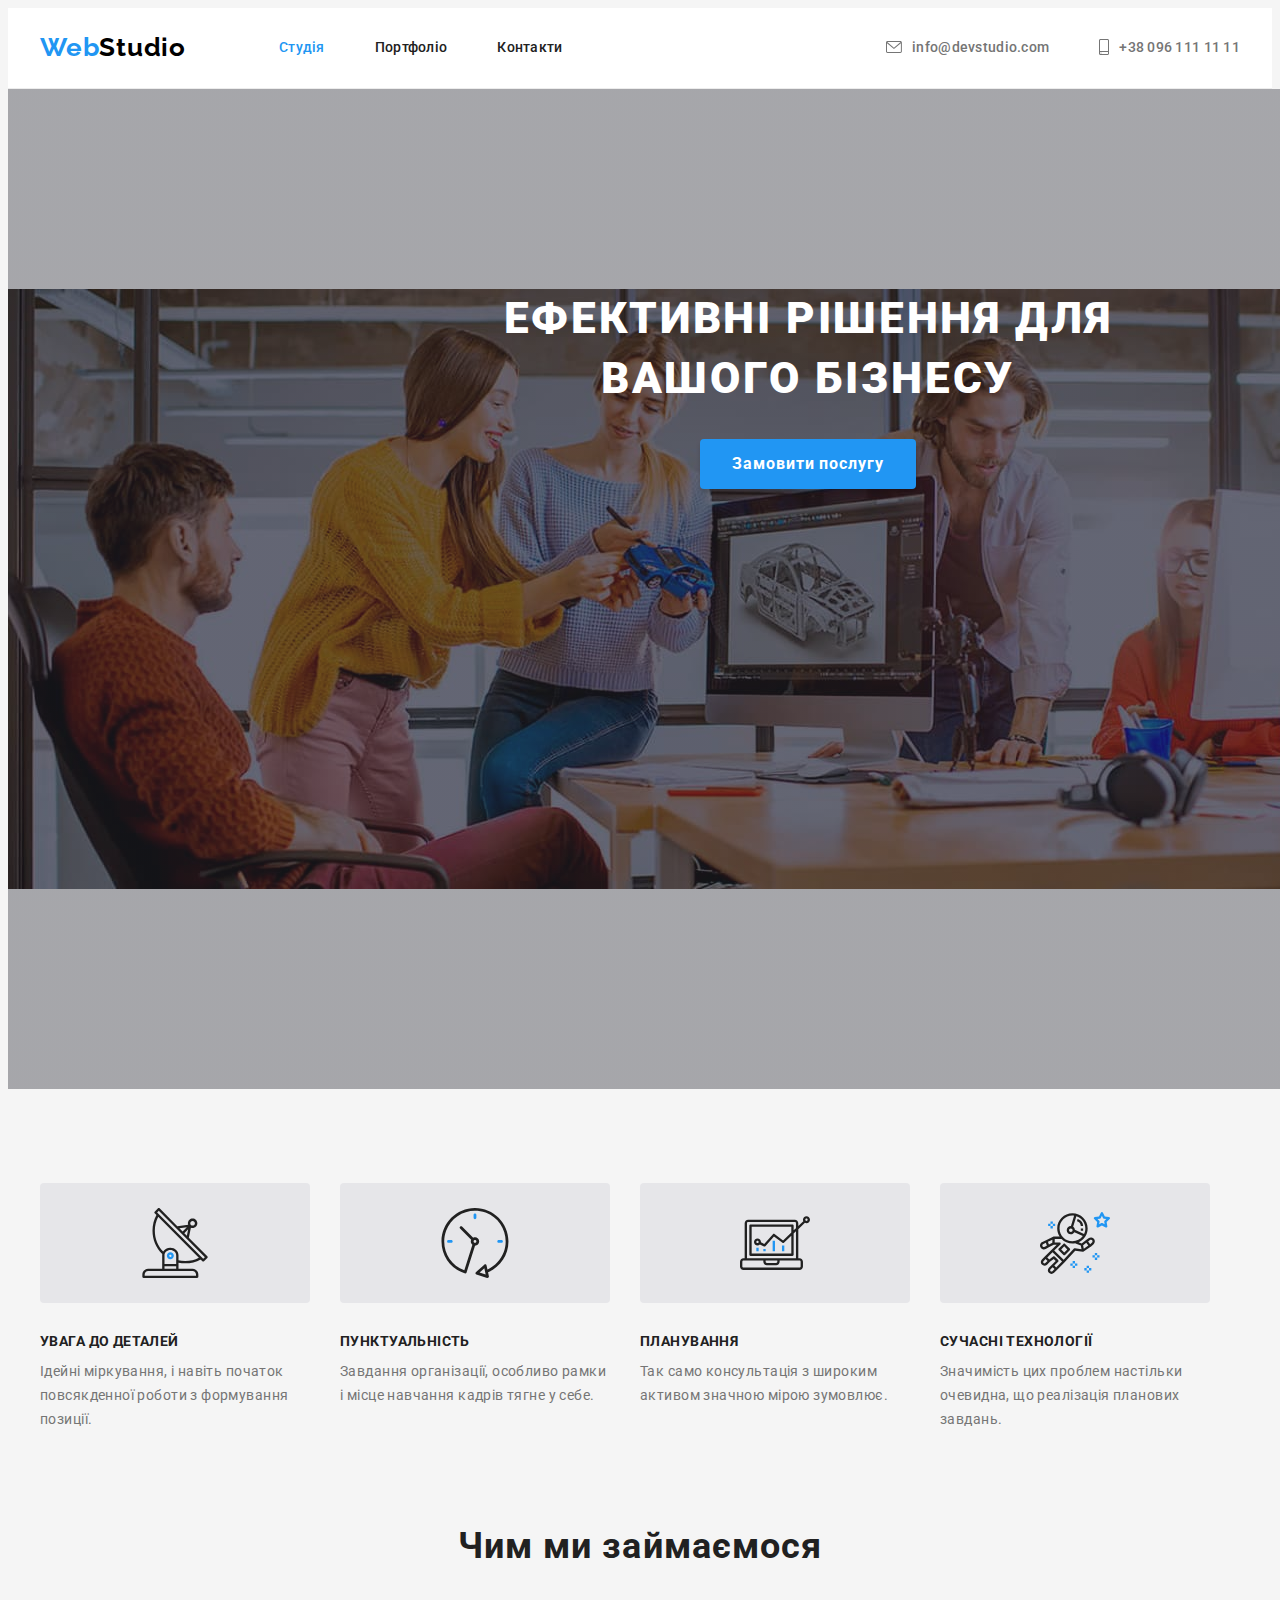
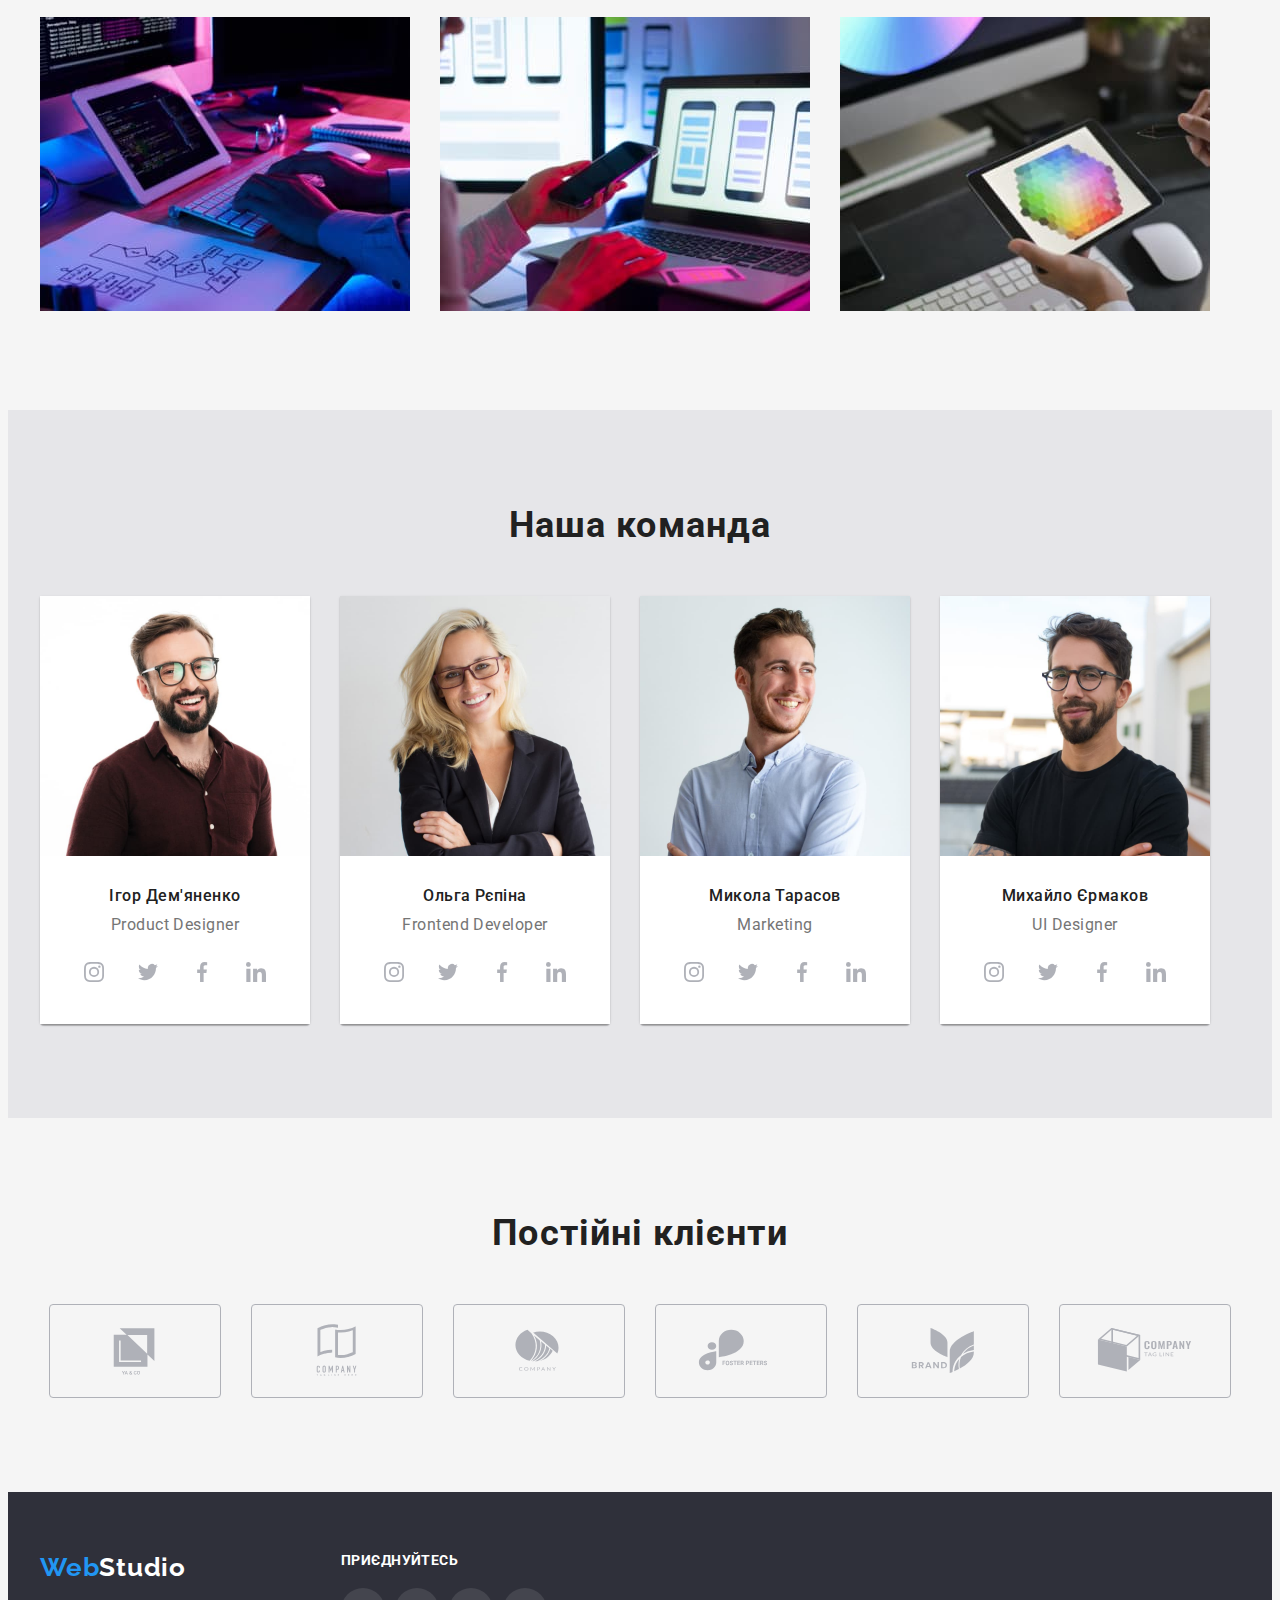
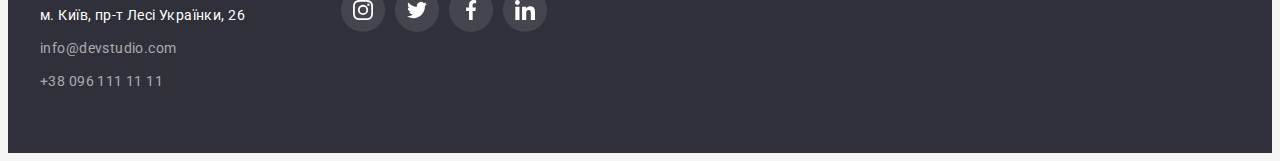
<file: index.html>
<!DOCTYPE html>
<html lang="uk">
  <head>
    <meta charset="UTF-8" />
    <meta http-equiv="X-UA-Compatible" content="IE=edge" />
    <meta name="viewport" content="width=device-width, initial-scale=1.0" />
    <title>WebStudio</title>
    <link rel="preconnect" href="https://fonts.googleapis.com" />
    <link rel="preconnect" href="https://fonts.gstatic.com" crossorigin />
    <link
      href="https://fonts.googleapis.com/css2?family=Raleway:wght@700&family=Roboto:wght@400;500;700;900&display=swap"
      rel="stylesheet"
    />
    <link
      rel="stylesheet"
      href="https://cdnjs.cloudflare.com/ajax/libs/modern-normalize/1.1.0/modern-normalize.min.css"
      integrity="sha512-wpPYUAdjBVSE4KJnH1VR1HeZfpl1ub8YT/NKx4PuQ5NmX2tKuGu6U/JRp5y+Y8XG2tV+wKQpNHVUX03MfMFn9Q=="
      crossorigin="anonymous"
      referrerpolicy="no-referrer"
    />
    <link rel="stylesheet" href="./css/styles.css" />
  </head>
  <body>
    <!--Верхня лінія-->
    <header class="header-nav">
      <div class="container header-container">
        <nav class="header-navigation">
          <a href="" class="logo" lang="en"
            >Web<span class="logo-header">Studio</span></a
          >
          <ul class="site-nav">
            <li><a href="./index.html" class="link current">Студія</a></li>
            <li><a href="./portfolio.html" class="link">Портфоліо</a></li>
            <li><a href="" class="link">Контакти</a></li>
          </ul>
        </nav>
        <ul class="contacts">
          <li class="header-item">
            <div class="header-soc-block">
              <a href="mailto:info@devstudio.com" class="contacts-link"
                >info@devstudio.com<svg
                  class="header-soc-icon"
                  width="16"
                  height="12"
                >
                  <use href="./images/icons.svg#icon-envelope"></use></svg
              ></a>
            </div>
          </li>
          <li class="header-soc-item">
            <div class="header-soc-block">
              <a href="tel:+380961111111" class="contacts-link"
                >+38 096 111 11 11<svg
                  class="header-soc-icon"
                  width="10"
                  height="16"
                >
                  <use href="./images/icons.svg#icon-smartphone"></use></svg
              ></a>
            </div>
          </li>
        </ul>
      </div>
    </header>

    <main>
      <!--Шапка-->
      <section class="hero">
        <div class="container">
          <h1 class="hero-title">ЕФЕКТИВНІ РІШЕННЯ ДЛЯ ВАШОГО БІЗНЕСУ</h1>
          <button type="button" class="hero-button">Замовити послугу</button>
        </div>
      </section>

      <!--<h2>Особливості</h2>-->
      <section class="features">
        <div class="container">
          <ul class="features-list">
            <li class="features-item">
              <div class="features-block">
                <svg class="features-icon" width="70" height="70">
                  <use href="./images/icons.svg#icon-antenna"></use>
                </svg>
              </div>
              <h3 class="features-title">УВАГА ДО ДЕТАЛЕЙ</h3>
              <p>
                Ідейні міркування, і навіть початок повсякденної роботи з
                формування позиції.
              </p>
            </li>
            <li class="features-item">
              <div class="features-block">
                <svg class="features-icon" width="70" height="70">
                  <use href="./images/icons.svg#icon-clock"></use>
                </svg>
              </div>
              <h3 class="features-title">ПУНКТУАЛЬНІСТЬ</h3>
              <p>
                Завдання організації, особливо рамки і місце навчання кадрів
                тягне у себе.
              </p>
            </li>
            <li class="features-item">
              <div class="features-block">
                <svg class="features-icon" width="70" height="70">
                  <use href="./images/icons.svg#icon-diagram"></use>
                </svg>
              </div>
              <h3 class="features-title">ПЛАНУВАННЯ</h3>
              <p>
                Так само консультація з широким активом значною мірою зумовлює.
              </p>
            </li>
            <li class="features-item">
              <div class="features-block">
                <svg class="features-icon" width="70" height="70">
                  <use href="./images/icons.svg#icon-astronaut"></use>
                </svg>
              </div>
              <h3 class="features-title">СУЧАСНІ ТЕХНОЛОГІЇ</h3>
              <p>
                Значимість цих проблем настільки очевидна, що реалізація
                планових завдань.
              </p>
            </li>
          </ul>
        </div>
      </section>

      <!--Чим ми займаємося-->
      <section class="specialty">
        <div class="container">
          <h2 class="specialty-heading heading">Чим ми займаємося</h2>
          <ul class="specialty-list">
            <li>
              <img src="./images/box1.jpg" alt="веб-розробка" width="370" />
            </li>
            <li>
              <img
                src="./images/box2.jpg"
                alt="розробка додатків"
                width="370"
              />
            </li>
            <li>
              <img src="./images/box3.jpg" alt="веб-дизайн" width="370" />
            </li>
          </ul>
        </div>
      </section>

      <!--Наша команда-->
      <section class="section-user">
        <div class="container">
          <h2 class="user-heading heading">Наша команда</h2>
          <ul class="user-list">
            <li class="user-item">
              <img
                class="user-image"
                src="./images/igor.jpg"
                alt="Ігор Дем'яненко"
                width="270"
              />
              <div class="user-block">
                <h3 class="user-title">Ігор Дем'яненко</h3>
                <p>Product Designer</p>
                <ul class="user-soc-list">
                  <li class="user-soc-item">
                    <a class="user-soc-link" href="">
                      <svg class="user-soc-icon" width="20" height="20">
                        <use href="./images/icons.svg#icon-instagram"></use>
                      </svg>
                    </a>
                  </li>
                  <li class="user-soc-item">
                    <a class="user-soc-link" href="">
                      <svg class="user-soc-icon" width="20" height="20">
                        <use href="./images/icons.svg#icon-twitter"></use>
                      </svg>
                    </a>
                  </li>
                  <li class="user-soc-item">
                    <a class="user-soc-link" href="">
                      <svg class="user-soc-icon" width="20" height="20">
                        <use href="./images/icons.svg#icon-facebook"></use>
                      </svg>
                    </a>
                  </li>
                  <li class="user-soc-item">
                    <a class="user-soc-link" href="">
                      <svg class="user-soc-icon" width="20" height="20">
                        <use href="./images/icons.svg#icon-linkedin"></use>
                      </svg>
                    </a>
                  </li>
                </ul>
              </div>
            </li>
            <li class="user-item">
              <img
                class="user-image"
                src="./images/olga.jpg"
                alt="Ольга Рєпіна"
                width="270"
              />
              <div class="user-block">
                <h3 class="user-title">Ольга Рєпіна</h3>
                <p>Frontend Developer</p>
                <ul class="user-soc-list">
                  <li class="user-soc-item">
                    <a class="user-soc-link" href="">
                      <svg class="user-soc-icon" width="20" height="20">
                        <use href="./images/icons.svg#icon-instagram"></use>
                      </svg>
                    </a>
                  </li>
                  <li class="user-soc-item">
                    <a class="user-soc-link" href="">
                      <svg class="user-soc-icon" width="20" height="20">
                        <use href="./images/icons.svg#icon-twitter"></use>
                      </svg>
                    </a>
                  </li>
                  <li class="user-soc-item">
                    <a class="user-soc-link" href="">
                      <svg class="user-soc-icon" width="20" height="20">
                        <use href="./images/icons.svg#icon-facebook"></use>
                      </svg>
                    </a>
                  </li>
                  <li class="user-soc-item">
                    <a class="user-soc-link" href="">
                      <svg class="user-soc-icon" width="20" height="20">
                        <use href="./images/icons.svg#icon-linkedin"></use>
                      </svg>
                    </a>
                  </li>
                </ul>
              </div>
            </li>
            <li class="user-item">
              <img
                class="user-image"
                src="./images/nicholas.jpg"
                alt="Микола Тарасов"
                width="270"
              />
              <div class="user-block">
                <h3 class="user-title">Микола Тарасов</h3>
                <p>Marketing</p>
                <ul class="user-soc-list">
                  <li class="user-soc-item">
                    <a class="user-soc-link" href="">
                      <svg class="user-soc-icon" width="20" height="20">
                        <use href="./images/icons.svg#icon-instagram"></use>
                      </svg>
                    </a>
                  </li>
                  <li class="user-soc-item">
                    <a class="user-soc-link" href="">
                      <svg class="user-soc-icon" width="20" height="20">
                        <use href="./images/icons.svg#icon-twitter"></use>
                      </svg>
                    </a>
                  </li>
                  <li class="user-soc-item">
                    <a class="user-soc-link" href="">
                      <svg class="user-soc-icon" width="20" height="20">
                        <use href="./images/icons.svg#icon-facebook"></use>
                      </svg>
                    </a>
                  </li>
                  <li class="user-soc-item">
                    <a class="user-soc-link" href="">
                      <svg class="user-soc-icon" width="20" height="20">
                        <use href="./images/icons.svg#icon-linkedin"></use>
                      </svg>
                    </a>
                  </li>
                </ul>
              </div>
            </li>
            <li class="user-item">
              <img
                class="user-image"
                src="./images/mykhailo.jpg"
                alt="Михайло Єрмаков"
                width="270"
              />
              <div class="user-block">
                <h3 class="user-title">Михайло Єрмаков</h3>
                <p>UI Designer</p>
                <ul class="user-soc-list">
                  <li class="user-soc-item">
                    <a class="user-soc-link" href="">
                      <svg class="user-soc-icon" width="20" height="20">
                        <use href="./images/icons.svg#icon-instagram"></use>
                      </svg>
                    </a>
                  </li>
                  <li class="user-soc-item">
                    <a class="user-soc-link" href="">
                      <svg class="user-soc-icon" width="20" height="20">
                        <use href="./images/icons.svg#icon-twitter"></use>
                      </svg>
                    </a>
                  </li>
                  <li class="user-soc-item">
                    <a class="user-soc-link" href="">
                      <svg class="user-soc-icon" width="20" height="20">
                        <use href="./images/icons.svg#icon-facebook"></use>
                      </svg>
                    </a>
                  </li>
                  <li class="user-soc-item">
                    <a class="user-soc-link" href="">
                      <svg class="user-soc-icon" width="20" height="20">
                        <use href="./images/icons.svg#icon-linkedin"></use>
                      </svg>
                    </a>
                  </li>
                </ul>
              </div>
            </li>
          </ul>
        </div>
      </section>

      <!--Постійні клієнти-->
      <section class="section-clients">
        <div class="container">
          <h2 class="clients-heading heading">Постійні клієнти</h2>
          <ul class="clients-list">
            <li class="clients-item">
              <a class="clients-link" href="">
                <svg class="clients-soc-icon" width="106" height="60">
                  <use href="./images/icons.svg#icon-yaco"></use>
                </svg>
              </a>
            </li>
            <li class="clients-item">
              <a class="clients-link" href="">
                <svg class="clients-soc-icon" width="106" height="60">
                  <use
                    href="./images/icons.svg#icon-company_tagline_here"
                  ></use>
                </svg>
              </a>
            </li>
            <li class="clients-item">
              <a class="clients-link" href="">
                <svg class="clients-soc-icon" width="106" height="60">
                  <use href="./images/icons.svg#icon-company"></use>
                </svg>
              </a>
            </li>
            <li class="clients-item">
              <a class="clients-link" href="">
                <svg class="clients-soc-icon" width="106" height="60">
                  <use href="./images/icons.svg#icon-foster_peters"></use>
                </svg>
              </a>
            </li>
            <li class="clients-item">
              <a class="clients-link" href="">
                <svg class="clients-soc-icon" width="106" height="60">
                  <use href="./images/icons.svg#icon-brand"></use>
                </svg>
              </a>
            </li>
            <li class="clients-item">
              <a class="clients-link" href="">
                <svg class="clients-soc-icon" width="106" height="60">
                  <use href="./images/icons.svg#icon-company_tag_line"></use>
                </svg>
              </a>
            </li>
          </ul>
        </div>
      </section>
    </main>

    <!--Підвал-->
    <footer class="footer-nav">
      <div class="container footer-container">
        <div class="footer-nav-block">
          <a href="" class="logo footer" lang="en"
            >Web<span class="foorer-logo">Studio</span></a
          >
          <address class="footer-address">
            <a href="" class="addres location"
              >м. Київ, пр-т Лесі Українки, 26</a
            ><br />
            <a href="mailto:info@devstudio.com" class="nav-link email"
              >info@devstudio.com</a
            ><br />
            <a href="tel:+380961111111" class="nav-link tel"
              >+38 096 111 11 11</a
            >
          </address>
        </div>
        <div class="footer-icon-block">
          <h2 class="footer-heading">ПРИЄДНУЙТЕСЬ</h2>
          <ul class="footer-soc-list">
            <li class="footer-soc-item">
              <a class="footer-soc-link" href="">
                <svg class="footer-soc-icon" width="20" height="20">
                  <use href="./images/icons.svg#icon-instagram"></use>
                </svg>
              </a>
            </li>
            <li class="footer-soc-item">
              <a class="footer-soc-link" href="">
                <svg class="footer-soc-icon" width="20" height="20">
                  <use href="./images/icons.svg#icon-twitter"></use>
                </svg>
              </a>
            </li>
            <li class="footer-soc-item">
              <a class="footer-soc-link" href="">
                <svg class="footer-soc-icon" width="20" height="20">
                  <use href="./images/icons.svg#icon-facebook"></use>
                </svg>
              </a>
            </li>
            <li class="footer-soc-item">
              <a class="footer-soc-link" href="">
                <svg class="footer-soc-icon" width="20" height="20">
                  <use href="./images/icons.svg#icon-linkedin"></use>
                </svg>
              </a>
            </li>
          </ul>
        </div>
      </div>
    </footer>
  </body>
</html>
</file>
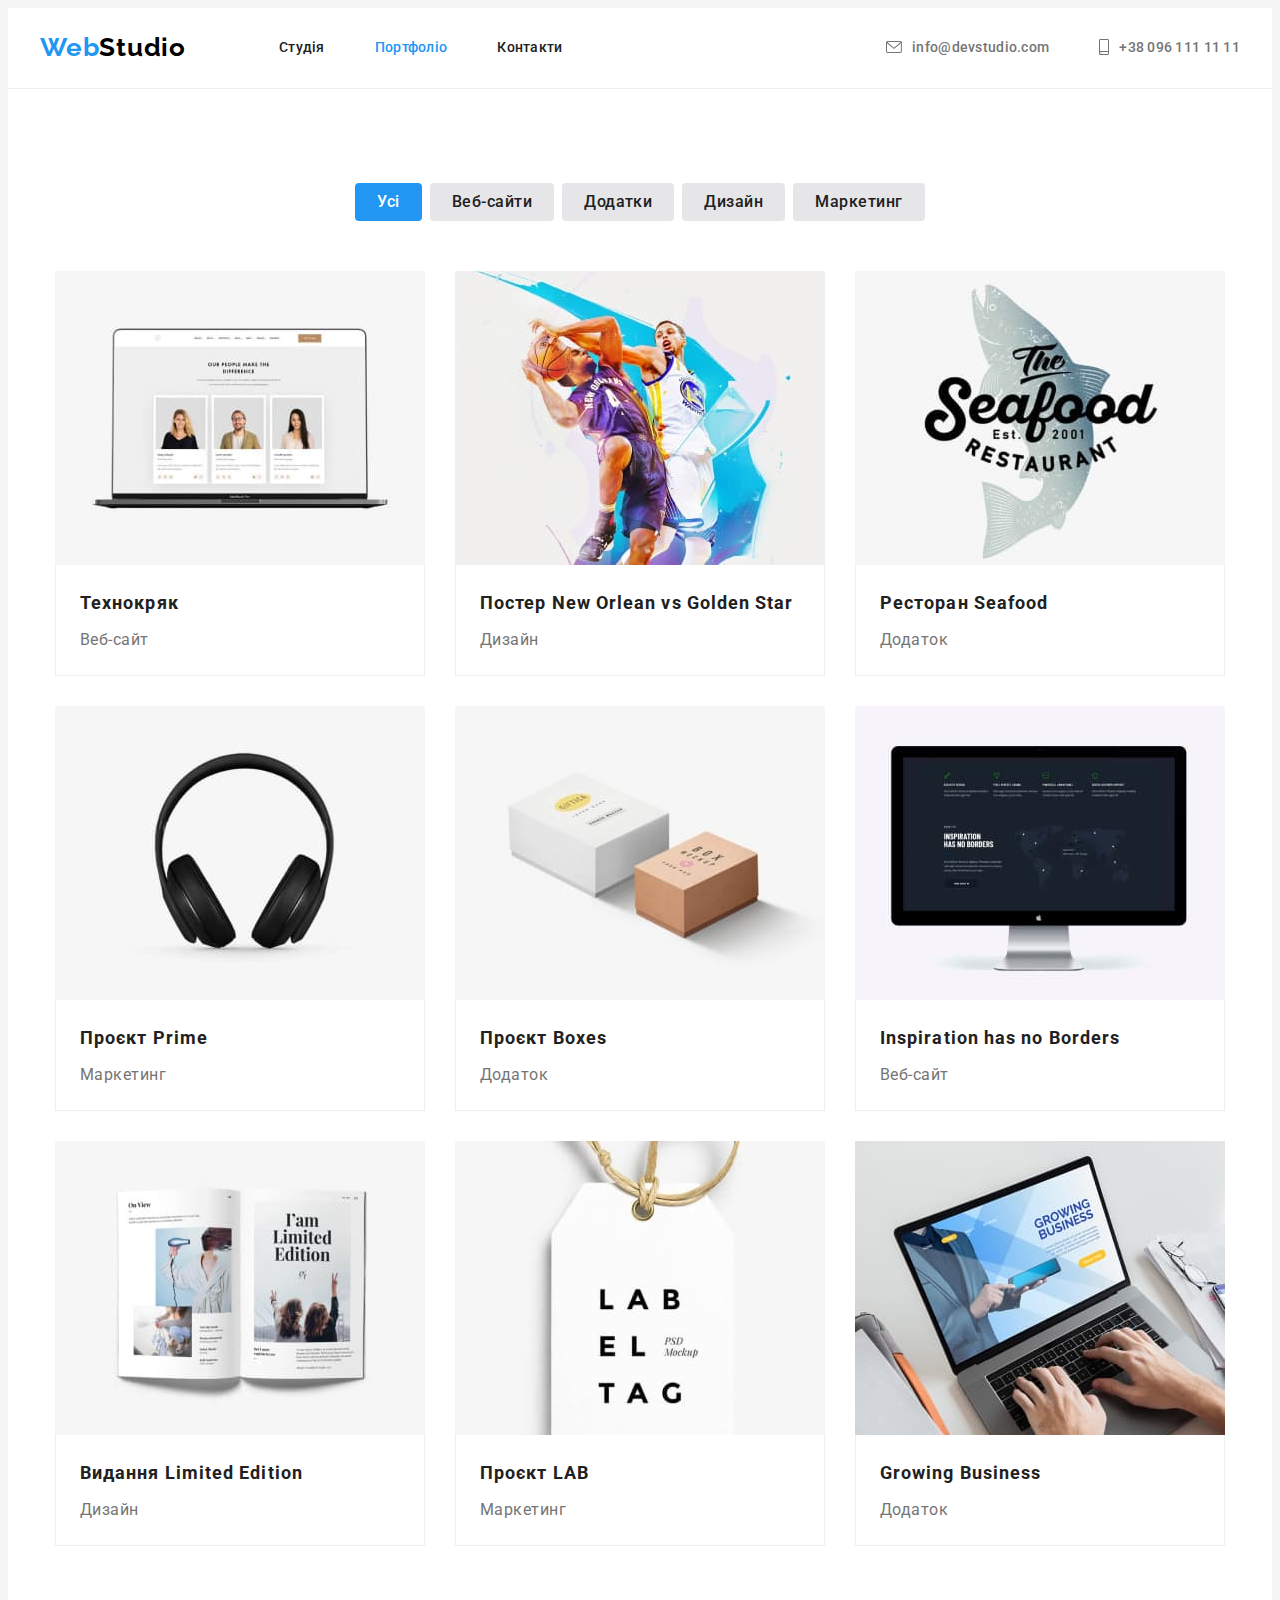
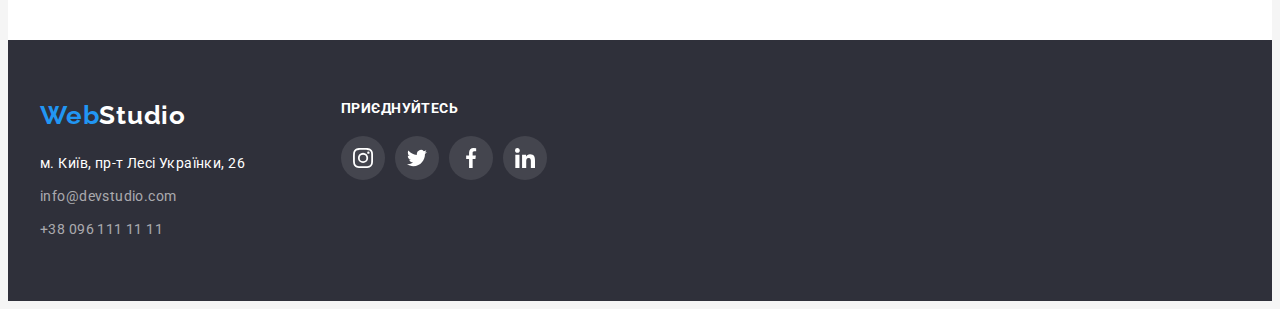
<file: portfolio.html>
<!DOCTYPE html>
<html lang="uk">
  <head>
    <meta charset="UTF-8" />
    <meta http-equiv="X-UA-Compatible" content="IE=edge" />
    <meta name="viewport" content="width=device-width, initial-scale=1.0" />
    <title>Портфоліо</title>
    <link rel="preconnect" href="https://fonts.googleapis.com" />
    <link rel="preconnect" href="https://fonts.gstatic.com" crossorigin />
    <link
      href="https://fonts.googleapis.com/css2?family=Raleway:wght@700&family=Roboto:wght@400;500;700;900&display=swap"
      rel="stylesheet"
    />
    <link
      rel="stylesheet"
      href="https://cdnjs.cloudflare.com/ajax/libs/modern-normalize/1.1.0/modern-normalize.min.css"
      integrity="sha512-wpPYUAdjBVSE4KJnH1VR1HeZfpl1ub8YT/NKx4PuQ5NmX2tKuGu6U/JRp5y+Y8XG2tV+wKQpNHVUX03MfMFn9Q=="
      crossorigin="anonymous"
      referrerpolicy="no-referrer"
    />
    <link rel="stylesheet" href="./css/styles.css" />
  </head>
  <body>
    <!--Верхня лінія-->
    <header class="header-nav">
      <div class="container header-container">
        <nav class="header-navigation">
          <a href="" class="logo" lang="en"
            >Web<span class="logo-header">Studio</span></a
          >
          <ul class="site-nav">
            <li><a href="./index.html" class="link">Студія</a></li>
            <li>
              <a href="./portfolio.html" class="link current">Портфоліо</a>
            </li>
            <li><a href="" class="link">Контакти</a></li>
          </ul>
        </nav>
        <ul class="contacts">
          <li class="header-item">
            <div class="header-soc-block">
              <a href="mailto:info@devstudio.com" class="contacts-link"
                >info@devstudio.com<svg
                  class="header-soc-icon"
                  width="16"
                  height="12"
                >
                  <use href="./images/icons.svg#icon-envelope"></use></svg
              ></a>
            </div>
          </li>
          <li class="header-soc-item">
            <div class="header-soc-block">
              <a href="tel:+380961111111" class="contacts-link"
                >+38 096 111 11 11<svg
                  class="header-soc-icon"
                  width="10"
                  height="16"
                >
                  <use href="./images/icons.svg#icon-smartphone"></use></svg
              ></a>
            </div>
          </li>
        </ul>
      </div>
    </header>

    <main>
      <!--<h1>Фільтри</h1>-->
      <section class="filter-button">
        <div class="container">
          <ul class="buttons">
            <li>
              <button type="button" class="button-filters current">Усі</button>
            </li>
            <li>
              <button type="button" class="button-filters">Веб-сайти</button>
            </li>
            <li>
              <button type="button" class="button-filters">Додатки</button>
            </li>
            <li>
              <button type="button" class="button-filters">Дизайн</button>
            </li>
            <li>
              <button type="button" class="button-filters">Маркетинг</button>
            </li>
          </ul>
          <ul class="filter">
            <li class="filter-list">
              <a class="filter-link" href="">
                <img
                  class="filter-image"
                  src="./images/technoquack.jpg"
                  alt="Технокряк"
                  width="370"
                />
                <div class="filter-block">
                  <h2 class="section-title">Технокряк</h2>
                  <p class="filter-text">Веб-сайт</p>
                </div>
              </a>
            </li>
            <li class="filter-list">
              <a class="filter-link" href="">
                <img
                  class="filter-image"
                  src="./images/poster.jpg"
                  alt="Постер New Orlean vs Golden Star"
                  width="370"
                />
                <div class="filter-block">
                  <h2 class="section-title">
                    Постер New Orlean vs Golden Star
                  </h2>
                  <p class="filter-text">Дизайн</p>
                </div>
              </a>
            </li>
            <li class="filter-list">
              <a class="filter-link" href="">
                <img
                  class="filter-image"
                  src="./images/restaurant.jpg"
                  alt="Ресторан Seafood"
                  width="370"
                />
                <div class="filter-block">
                  <h2 class="section-title">Ресторан Seafood</h2>
                  <p class="filter-text">Додаток</p>
                </div>
              </a>
            </li>
            <li class="filter-list">
              <a class="filter-link" href="">
                <img
                  class="filter-image"
                  src="./images/prime.jpg"
                  alt="Проєкт Prime"
                  width="370"
                />
                <div class="filter-block">
                  <h2 class="section-title">Проєкт Prime</h2>
                  <p class="filter-text">Маркетинг</p>
                </div>
              </a>
            </li>
            <li class="filter-list">
              <a class="filter-link" href="">
                <img
                  class="filter-image"
                  src="./images/boxes.jpg"
                  alt="Проєкт Boxes"
                  width="370"
                />
                <div class="filter-block">
                  <h2 class="section-title">Проєкт Boxes</h2>
                  <p class="filter-text">Додаток</p>
                </div>
              </a>
            </li>
            <li class="filter-list">
              <a class="filter-link" href="">
                <img
                  class="filter-image"
                  src="./images/inspiration.jpg"
                  alt="Inspiration has no Borders"
                  width="370"
                />
                <div class="filter-block">
                  <h2 class="section-title">Inspiration has no Borders</h2>
                  <p class="filter-text">Веб-сайт</p>
                </div>
              </a>
            </li>
            <li class="filter-list">
              <a class="filter-link" href="">
                <img
                  class="filter-image"
                  src="./images/publishing-house.jpg"
                  alt="Видання Limited Edition"
                  width="370"
                />
                <div class="filter-block">
                  <h2 class="section-title">Видання Limited Edition</h2>
                  <p class="filter-text">Дизайн</p>
                </div>
              </a>
            </li>
            <li class="filter-list">
              <a class="filter-link" href="">
                <img
                  class="filter-image"
                  src="./images/lab.jpg"
                  alt="Проєкт LAB"
                  width="370"
                />
                <div class="filter-block">
                  <h2 class="section-title">Проєкт LAB</h2>
                  <p class="filter-text">Маркетинг</p>
                </div>
              </a>
            </li>
            <li class="filter-list">
              <a class="filter-link" href="">
                <img
                  class="filter-image"
                  src="./images/growing-business.jpg"
                  alt="Growing Business"
                  width="370"
                />
                <div class="filter-block">
                  <h2 class="section-title">Growing Business</h2>
                  <p class="filter-text text">Додаток</p>
                </div>
              </a>
            </li>
          </ul>
        </div>
      </section>
    </main>

    <!--Підвал-->
    <footer class="footer-nav">
      <div class="container footer-container">
        <div class="footer-nav-block">
          <a href="" class="logo footer" lang="en"
            >Web<span class="foorer-logo">Studio</span></a
          >
          <address class="footer-address">
            <a href="" class="addres location"
              >м. Київ, пр-т Лесі Українки, 26</a
            ><br />
            <a href="mailto:info@devstudio.com" class="nav-link email"
              >info@devstudio.com</a
            ><br />
            <a href="tel:+380961111111" class="nav-link tel"
              >+38 096 111 11 11</a
            >
          </address>
        </div>
        <div class="footer-icon-block">
          <h2 class="footer-heading">ПРИЄДНУЙТЕСЬ</h2>
          <ul class="footer-soc-list">
            <li class="footer-soc-item">
              <a class="footer-soc-link" href="">
                <svg class="footer-soc-icon" width="20" height="20">
                  <use href="./images/icons.svg#icon-instagram"></use>
                </svg>
              </a>
            </li>
            <li class="footer-soc-item">
              <a class="footer-soc-link" href="">
                <svg class="footer-soc-icon" width="20" height="20">
                  <use href="./images/icons.svg#icon-twitter"></use>
                </svg>
              </a>
            </li>
            <li class="footer-soc-item">
              <a class="footer-soc-link" href="">
                <svg class="footer-soc-icon" width="20" height="20">
                  <use href="./images/icons.svg#icon-facebook"></use>
                </svg>
              </a>
            </li>
            <li class="footer-soc-item">
              <a class="footer-soc-link" href="">
                <svg class="footer-soc-icon" width="20" height="20">
                  <use href="./images/icons.svg#icon-linkedin"></use>
                </svg>
              </a>
            </li>
          </ul>
        </div>
      </div>
    </footer>
  </body>
</html>
</file>
<file: css/styles.css>
/*основний колір тексту #212121; */
/*колір тексту заголовка #757575; */
/*акцент #2196F3; */
/* колір h1, лого в футері та адреси #FFFFFF; */
/*колір телефону та ел.адреси в футері rgba(255, 255, 255, 0.6);*/
/*логотип #000000;*/
/*колір основного фону #F5F5F5;*/
/*вторинний колір фону #F5F4FA;*/
/*колір шапки та футера #2F303A;*/
/*font-family: 'Raleway', sans-serif;
font-family: 'Roboto', sans-serif;*/

:root {
  --primary-text-color: #212121;
  --title-text-color: #757575;
  --accent-color: #2196f3;
  --subject-color: #ffffff;
  --footer-link-color: rgba(255, 255, 255, 0.6);
  --logo-color: #000000;
  --primary-bg-color: #f5f5f5;
  --secondary-bg-color: #e6e6e9;
  --nav-bg-color: #2f303a;
}

h1,
h2,
h3,
h4,
h5,
h6,
p {
  margin: 0;
}

ul {
  list-style: none;
  margin: 0;
  padding: 0;
}

body {
  font-family: "Roboto", sans-serif;
  background-color: var(--primary-bg-color);
  color: var(--title-text-color);
}

.site-nav,
.contacts,
.features-list,
.specialty-list,
.user-list,
.buttons,
.filter {
  list-style: none;
}


/*---------------------------Верхня лінія------------------------------*/
.header-container {
  display: flex;
  align-items: center;
}

.header-navigation {
  margin-right: auto;
  display: flex;
  align-items: center;
}

.header-nav {
  padding-top: 24px;
  padding-bottom: 25px;
  background-color: var(--subject-color);
  border-bottom: 1px solid #ECECEC;
}

.header-nav a {
  text-decoration: none;
  list-style: none;
}

.logo {
  font-family: "Raleway", sans-serif;
  font-weight: 700;
  font-size: 26px;
  line-height: 1.1923;
  letter-spacing: 0.03em;
  color: var(--accent-color);
}

.logo-header {
  color: var(--logo-color);
}

.site-nav .link,
.buttons .button {
  color: var(--primary-text-color);
}

.site-nav {
  font-weight: 500;
  font-size: 14px;
  line-height: 1.1429;
  letter-spacing: 0.02em;
  display: flex;
  gap: 50px;  
  margin-left: 93px;
}

.site-nav .link.current {
  color: var(--accent-color);
}

.site-nav,
.link:hover,
.link:focus {
  color: var(--accent-color);
}

.contacts {
  display: flex;
  align-items: center;
  /*margin-left: 50px;*/
}

.contacts .contacts-link {
  font-weight: 500;
  font-size: 14px;
  line-height: 1.1429;
  letter-spacing: 0.02em;
  color: var(--title-text-color);
  display: flex;
  align-items: center;
  flex-direction: row-reverse;
  /*margin-right: 30px;*/
  margin-left: 50px;
}

.contacts-link:hover,
.contacts-link:focus {
  color: var(--accent-color);
  fill: var(--accent-color);
}

.container {
  width: 1200px;
  padding-left: 15px;
  padding-right: 15px;
  margin: 0 auto;
  /*outline: 2px solid red;*/
}

.header-soc-item,
.header-soc-block {
  fill: var(--title-text-color);
}

.header-soc-icon {
  margin-right: 10px;
}



/*---------------------------------Шапка------------------------------*/
.hero {
  width: 1600px;
  height: 600px;
  margin: 0 auto;
  padding-top: 200px;
  padding-bottom: 200px;
  /*background-color: var(--nav-bg-color);*/
  background-image: linear-gradient(rgba(47, 48, 58, 0.4), rgba(47, 48, 58, 0.4)), url(../images/hero.jpg);
  background-repeat: no-repeat;
  background-position: center;
}

.hero-title {
  width: 696px;
  margin: 0 auto; 
  font-weight: 900;
  font-size: 44px;
  line-height: 1.3636;
  letter-spacing: 0.06em;
  text-align: center;
  color: var(--subject-color);
  margin-bottom: 30px;
}

.hero-button {
  min-width: 216px;
  height: 50px;
  display: block;
  margin: 0 auto;
  font-family: inherit;
  font-weight: 700;
  font-size: 16px;
  line-height: 1.875;
  letter-spacing: 0.06em;
  color: var(--subject-color);
  background-color: var(--accent-color);
  border: none;
  cursor: pointer;
  box-shadow: 0px 4px 4px rgba(0, 0, 0, 0.15);
  border-radius: 4px;
}

.hero-button:hover,
.hero-button:focus {
  color: var(--primary-text-color);
  background-color: var(--secondary-bg-color);
}

/*------------------------------Особливості--------------------------*/
.features {
  padding-top: 94px;
  padding-bottom: 94px;
}

.features .features-title {
  color: var(--primary-text-color);
}

.features-item {
  width: 270px;
}

.features-title {
  margin-bottom: 10px;
  font-size: 14px;
  line-height: 1.1429;
  letter-spacing: 0.03em;
}

.features-list {
  display: flex;
  gap: 30px;
}

.features-list p {
  font-size: 14px;
  line-height: 1.7143;
  letter-spacing: 0.03em;
  display: flex;
  gap: 30px;
}

.features-block {
  margin-bottom: 30px;
  width: 270px;
  height: 120px;
  display: flex;
  align-items: center;
  justify-content: center;
  background-color: var(--secondary-bg-color);
  border-radius: 4px;
}



/*--------------------------------Чим ми займаємося------------------*/
.specialty {
  padding-bottom: 95px;
}

.heading {
  text-align: center;
  font-size: 36px;
  line-height: 1.1667;
  letter-spacing: 0.03em;
  margin-bottom: 50px;
  color: var(--primary-text-color);
}

.specialty-list {
  margin-right: auto;
  display: flex;
  align-items: center;
  gap: 30px;
}


/*-----------------------------------Наша команда------------------*/
.section-user {
  padding-top: 94px;
  padding-bottom: 94px;
  background-color: var(--secondary-bg-color);
}

.user-list {
  margin-right: auto;
  display: flex;
  align-items: center;
  gap: 30px;
}

.user-item {
  box-shadow: 0px 1px 3px rgba(0, 0, 0, 0.12), 0px 1px 1px rgba(0, 0, 0, 0.14), 0px 2px 1px rgba(0, 0, 0, 0.2);
  border-radius: 0px 0px 4px 4px;
}

.user-block {
  padding-top: 30px;
  padding-bottom: 30px;
  flex-wrap: wrap;
  text-align: center;
  background-color: var(--subject-color);
}

.user-image {
  display: block;
}

.user-title {
  margin-bottom: 10px;
  font-weight: 500;
  font-size: 16px;
  line-height: 1.1875;
  letter-spacing: 0.03em;
  color: var(--primary-text-color);
}
.user-list p {
  /*margin-bottom: 30px;*/
  font-size: 16px;
  line-height: 1.1875;
  letter-spacing: 0.03em;
  margin-bottom: 16px;
}

.user-soc-list,
.footer-soc-list {
  display: flex;
  justify-content: center;
  gap: 10px;
}

.user-soc-item,
.footer-soc-item {
  width: 44px;
  height: 44px;
}

.user-soc-link {
  width: 100%;
  height: 100%;
  /*background-color: #2196f3;*/
  border-radius: 50%;
  display: flex;
  align-items: center;
  justify-content: center;
}

.user-soc-link:hover,
.user-soc-link:focus {
  background-color: var(--accent-color);
}

.user-soc-icon {
  fill: #AFB1B8;
}

.user-soc-link:hover .user-soc-icon,
.user-soc-link:focus .user-soc-icon {
  fill: var(--subject-color);
}


/*------------------------------Постійні клієнти---------------------------*/
.section-clients {
  padding-top: 94px;
  padding-bottom: 94px;
}

.clients-list {
  display: flex;
  justify-content: center;
  gap: 30px;
}

.clients-link {
  width: 170px;
  height: 92px;
  border-radius: 4px;
  border: 1px solid #AFB1B8;
  display: flex;
  align-items: center;
  justify-content: center;
}

.clients-soc-icon {
  fill: #AFB1B8;
}

.clients-link:hover,
.clients-link:focus {  
  border-color: var(--accent-color);
}

.clients-link:hover .clients-soc-icon,
.clients-link:focus .clients-soc-icon {
  fill: var(--accent-color);
}


/*---------------------------------Футер--------------------------------*/
/* Навігація */
.footer-nav {
  padding-top: 60px;
  padding-bottom: 60px;
  display: block;
  justify-content: flex-start;
  background-color: var(--nav-bg-color);
}

.footer-container {
  display: flex;
  gap: 70px;
}

.footer-nav-block {  
  width: 231px;
}

.logo .footer,
.footer {
  display: block;
  margin-bottom: 20px;
  }

.footer-nav a {
  text-decoration: none;
}

.foorer-logo,
.addres {
  color: var(--subject-color);
}

.nav-link,
.nav-tel {  
  color: var(--footer-link-color);  
}

.location,
.email {  
  display: inline-block;
  margin-bottom: 9px;
}

.addres,
.nav-link {
  font-size: 14px;
  line-height: 1.7143;
  letter-spacing: 0.03em;
  font-style: normal;
}

.addres:hover,
.addres:focus {
  color: var(--accent-color);
}

.nav-link:hover,
.nav-link:focus {
  color: var(--accent-color);
}

/* Соц.сєті */
.footer-heading {
  font-weight: 700;
  font-size: 14px;
  line-height: 16px;
  letter-spacing: 0.03em;
  color: var(--subject-color);
  margin-bottom: 20px;
}

.footer-icon-block {
  display: flex;
  flex-wrap: wrap;
  width: 206px;
}

.footer-icon-block {
  display: block;
  align-items: center;
}

.footer-soc-icon {
  fill: var(--subject-color);
}

.footer-soc-link {
  width: 100%;
  height: 100%;
  background-color: rgba(255, 255, 255, 0.1);
  border-radius: 50%;
  display: flex;
  align-items: center;
  justify-content: center;
}

.footer-soc-link:hover,
.footer-soc-link:focus {
  background-color: var(--accent-color);
}

.footer-soc-link:hover .footer-soc-icon,
.footer-soc-link:focus .footer-soc-icon {
  fill: var(--subject-color);
}


/*--------------------------------Портфоліо------------------------------*/
.filter-button {
  padding-top: 94px;
  padding-bottom: 94px;
  background-color: #ffffff;
}

.buttons {
  display: flex;
  justify-content: center;
  gap: 8px;
  margin-bottom: 50px;
}

.button-filters {
  align-items: center;
  padding: 6px 22px;
  font-family: inherit;
  font-weight: 500;
  font-size: 16px;
  line-height: 1.625;
  letter-spacing: 0.03em;
  color: var(--primary-text-color);
  background-color: var(--secondary-bg-color);
  border: none;
  cursor: pointer;
  border-radius: 4px;
}

.button-filters:hover,
.button-filters:focus {
  color: var(--subject-color);
  background-color: var(--accent-color);
  box-shadow: 0px 3px 1px rgba(0, 0, 0, 0.1), 0px 1px 2px rgba(0, 0, 0, 0.08), 0px 2px 2px rgba(0, 0, 0, 0.12);
}

.button-filters.current {
  color: var(--subject-color);
  background-color: var(--accent-color);
}

.filter {
  display: flex;
  flex-wrap: wrap;
  justify-content: center;
  gap: 30px;
  
}

.filter .filter-list {
  background-color: var(--subject-color);
}

.filter-link {
  display: block;
  text-decoration: none;
  list-style: none;
  color: var(--title-text-color);
  }

.filter-link:hover,
.filter-link:focus {
  box-shadow: 0px 1px 1px rgba(0, 0, 0, 0.12), 0px 4px 4px rgba(0, 0, 0, 0.06), 1px 4px 6px rgba(0, 0, 0, 0.16);
}

.filter-image {
  display: block;
}

.filter-block {
  border: 1px solid #EEEEEE;
  border-top: transparent;
  padding: 20px 24px;
}

.section-title {
  margin-bottom: 4px;
  font-size: 18px;
  line-height: 2;
  letter-spacing: 0.06em;
  color: var(--primary-text-color);
}

.filter-text {
  font-size: 16px;
  line-height: 1.875;
  letter-spacing: 0.03em;
}
</file>
